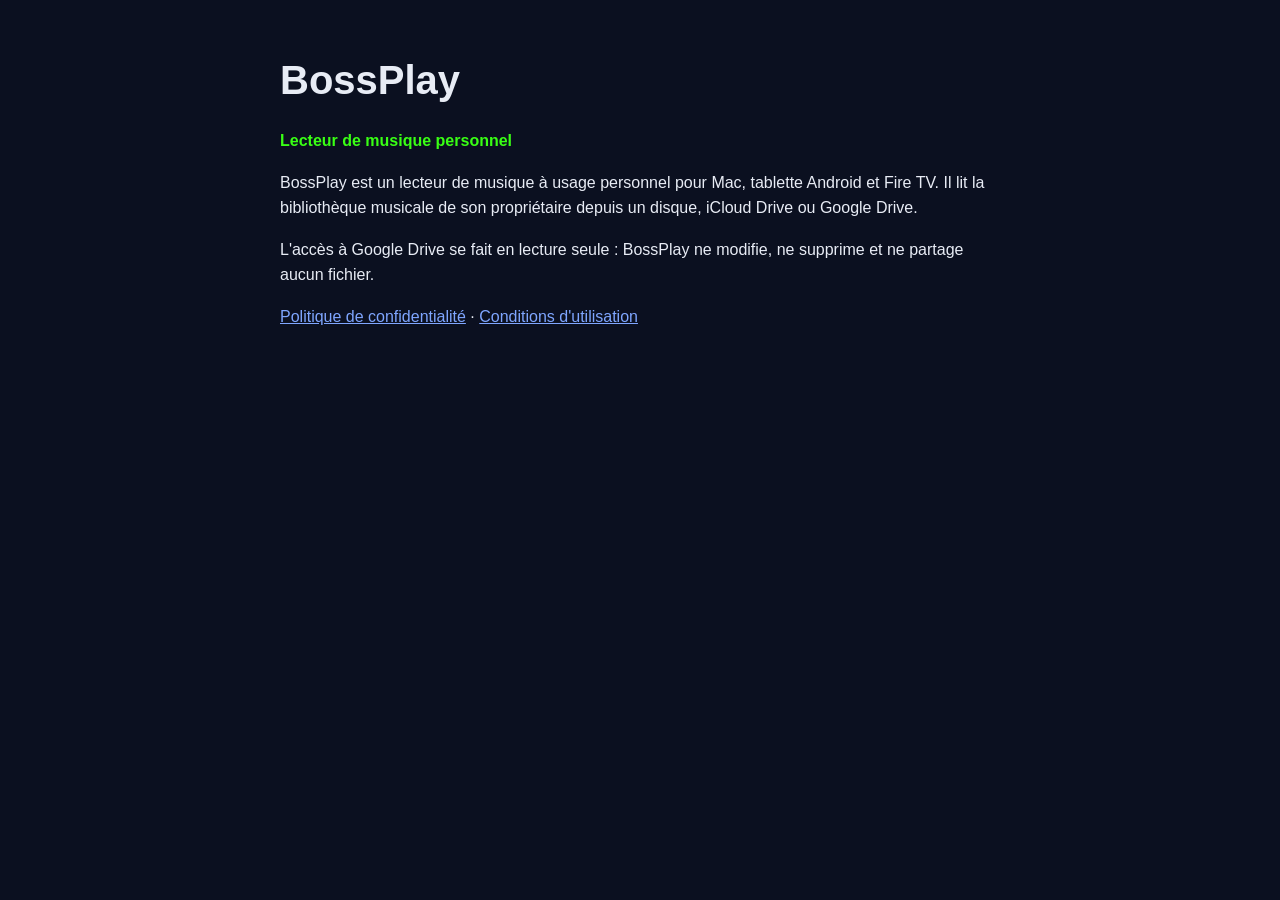
<file: index.html>
<!DOCTYPE html>
<html lang="fr"><head><meta charset="utf-8"><meta name="viewport" content="width=device-width,initial-scale=1">
<title>BossPlay</title>
<style>body{font-family:-apple-system,Helvetica,Arial,sans-serif;background:#0b1020;color:#e8ecf5;margin:0;padding:48px 24px;line-height:1.6}
main{max-width:720px;margin:auto}h1{font-size:40px;margin:0 0 8px}a{color:#7fa6ff}.tag{color:#39ff14;font-weight:700}</style></head>
<body><main>
<h1>BossPlay</h1>
<p class="tag">Lecteur de musique personnel</p>
<p>BossPlay est un lecteur de musique à usage personnel pour Mac, tablette Android et Fire TV.
Il lit la bibliothèque musicale de son propriétaire depuis un disque, iCloud Drive ou Google Drive.</p>
<p>L'accès à Google Drive se fait en lecture seule : BossPlay ne modifie, ne supprime et ne partage aucun fichier.</p>
<p><a href="confidentialite.html">Politique de confidentialité</a> · <a href="conditions.html">Conditions d'utilisation</a></p>
</main></body></html>
</file>
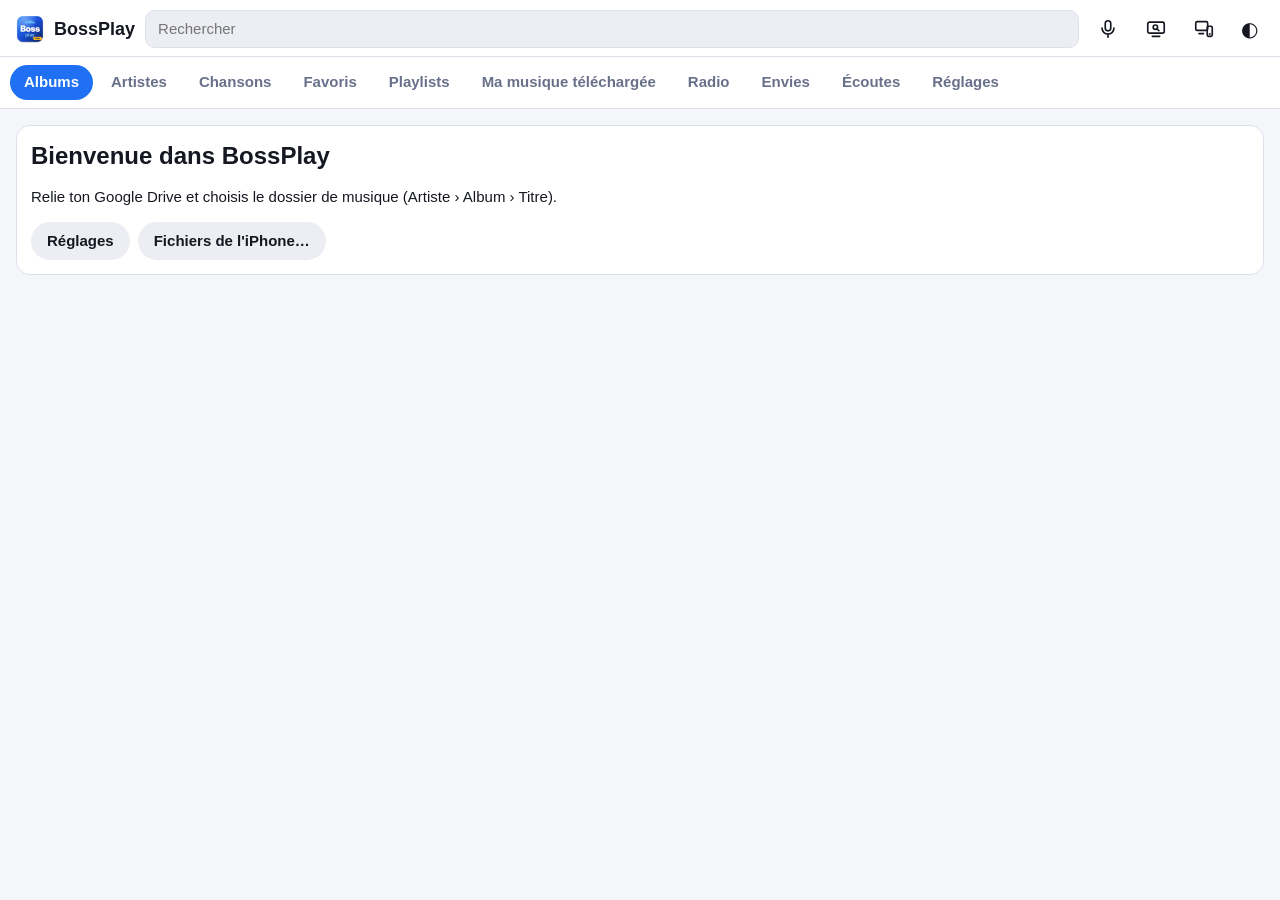
<file: BossPlay/index.html>
<!DOCTYPE html>
<html lang="fr">
<head>
<meta charset="utf-8">
<meta name="viewport" content="width=device-width, initial-scale=1, viewport-fit=cover">
<meta name="theme-color" content="#0E1117">
<meta name="apple-mobile-web-app-capable" content="yes">
<meta name="mobile-web-app-capable" content="yes">
<meta name="apple-mobile-web-app-status-bar-style" content="black-translucent">
<meta name="apple-mobile-web-app-title" content="BossPlay">
<title>BossPlay</title>
<link rel="manifest" href="manifest.webmanifest">
<link rel="icon" href="bp-icone-192.png">
<link rel="apple-touch-icon" sizes="180x180" href="bp-icone-180.png">
<link rel="stylesheet" href="style.css">
</head>
<body>
<div id="app">
  <header id="top">
    <button id="back" class="icon" aria-label="Retour" hidden>‹</button>
    <div class="brand"><img class="logo" src="logo.png" alt="BossPlay"><span>BossPlay</span></div>
    <input id="search" type="search" placeholder="Rechercher" autocomplete="off">
    <button id="mic" class="icon" aria-label="Commande vocale" title="Commande vocale"><svg viewBox="0 0 24 24" width="22" height="22" fill="none" stroke="currentColor" stroke-width="1.8" stroke-linecap="round" stroke-linejoin="round" aria-hidden="true"><rect x="9" y="3" width="6" height="11" rx="3"/><path d="M5.5 11a6.5 6.5 0 0 0 13 0"/><path d="M12 17.5V21"/></svg></button>
    <button id="tvsearch" class="icon" aria-label="Chercher sur la télé" title="Chercher sur la télé"><svg viewBox="0 0 24 24" width="22" height="22" fill="none" stroke="currentColor" stroke-width="1.8" stroke-linecap="round" stroke-linejoin="round" aria-hidden="true"><rect x="3" y="4.5" width="18" height="12" rx="2"/><path d="M8 20h8"/><circle cx="11.3" cy="10" r="2.4"/><path d="M13.1 11.8l2.1 2.1"/></svg></button>
    <button id="remote" class="icon" aria-label="Mes appareils" title="Mes appareils"><svg viewBox="0 0 24 24" width="22" height="22" fill="none" stroke="currentColor" stroke-width="1.8" stroke-linecap="round" stroke-linejoin="round" aria-hidden="true"><rect x="3" y="4" width="13" height="9.5" rx="1.6"/><path d="M6.5 17h5"/><rect x="15.5" y="9" width="5.5" height="11" rx="1.4"/><path d="M17.8 17.4h.9"/></svg></button>
    <button id="who" class="pill" hidden></button>
    <button id="theme" class="icon" aria-label="Thème jour/nuit">◐</button>
  </header>
  <div id="banner" hidden></div>
  <nav id="tabs">
    <button data-tab="albums" class="on">Albums</button>
    <button data-tab="artists">Artistes</button>
    <button data-tab="songs">Chansons</button>
    <button data-tab="favs">Favoris</button>
    <button data-tab="playlists">Playlists</button>
    <button data-tab="kept">Ma musique téléchargée</button>
    <button data-tab="radio">Radio</button>
    <button data-tab="wishes">Envies</button>
    <button data-tab="stats">Écoutes</button>
    <button data-tab="settings">Réglages</button>
  </nav>
  <div id="else" hidden>
    <div class="art"></div>
    <div class="meta"><div class="t"></div><div class="s"></div></div>
    <button class="icon pp" aria-label="Mettre en pause sur l'autre appareil">⏸</button>
    <button class="pill take">Continuer ici</button>
    <div class="bar"><div class="fill"></div></div>
  </div>
  <main id="view"></main>
  <div id="mini" hidden>
    <div class="bar"><div class="fill"></div></div>
    <div class="row">
      <div class="art"></div>
      <div class="meta"><div class="t"></div><div class="s"></div></div>
      <button class="icon rwish" style="display:none" aria-label="Retenir ce titre">♥</button>
      <button class="icon tb skip prev" aria-label="Précédent"><svg viewBox="0 0 24 24" aria-hidden="true"><path d="M6 5h2v14H6zM20 5.6v12.8c0 .8-.9 1.3-1.5.8L9.6 12.8a1 1 0 0 1 0-1.6l8.9-6.4c.6-.5 1.5 0 1.5.8z"/></svg></button>
      <button class="icon tb pp play big" aria-label="Lecture"></button>
      <button class="icon tb skip next" aria-label="Suivant"><svg viewBox="0 0 24 24" aria-hidden="true"><path d="M16 5h2v14h-2zM4 5.6v12.8c0 .8.9 1.3 1.5.8l8.9-6.4a1 1 0 0 0 0-1.6L5.5 4.8C4.9 4.3 4 4.8 4 5.6z"/></svg></button>
      <button class="icon stop" style="display:none" aria-label="Arrêter la radio">⏹</button>
    </div>
  </div>
</div>

<section id="full" hidden>
  <div class="bg"></div>
  <button class="icon close" aria-label="Fermer">⌄</button>
  <div class="wrap">
    <div class="left"><div class="cover"></div><div class="lyrics" hidden></div></div>
    <div class="right">
      <div class="title"></div>
      <div class="artist link"></div>
      <div class="album link"></div>
      <div class="badges"></div>
      <input class="seek" type="range" min="0" max="1000" value="0">
      <div class="times"><span class="cur">0:00</span><span class="dur">0:00</span></div>
      <div class="controls">
        <button class="icon tb mode shuffle" aria-label="Aléatoire"><svg viewBox="0 0 24 24" aria-hidden="true" fill="none" stroke="currentColor" stroke-width="2" stroke-linecap="round" stroke-linejoin="round"><path d="M3 7h3.5c2 0 3.2 1 4.3 2.8l2.4 4.4C14.3 16 15.5 17 17.5 17H21M17.5 4 21 7l-3.5 3M17.5 14 21 17l-3.5 3M3 17h3.5c1.3 0 2.2-.4 3-1.2M21 7h-3.5c-1.3 0-2.2.4-3 1.2"/></svg></button>
        <button class="icon tb skip prev" aria-label="Précédent"><svg viewBox="0 0 24 24" aria-hidden="true"><path d="M6 5h2v14H6zM20 5.6v12.8c0 .8-.9 1.3-1.5.8L9.6 12.8a1 1 0 0 1 0-1.6l8.9-6.4c.6-.5 1.5 0 1.5.8z"/></svg></button>
        <button class="icon tb pp play huge" aria-label="Lecture"></button>
        <button class="icon tb skip next" aria-label="Suivant"><svg viewBox="0 0 24 24" aria-hidden="true"><path d="M16 5h2v14h-2zM4 5.6v12.8c0 .8.9 1.3 1.5.8l8.9-6.4a1 1 0 0 0 0-1.6L5.5 4.8C4.9 4.3 4 4.8 4 5.6z"/></svg></button>
        <button class="icon tb mode repeat" aria-label="Répéter"><svg viewBox="0 0 24 24" aria-hidden="true" fill="none" stroke="currentColor" stroke-width="2" stroke-linecap="round" stroke-linejoin="round"><path d="M17 2l3 3-3 3M4 11V9a4 4 0 0 1 4-4h12M7 22l-3-3 3-3M20 13v2a4 4 0 0 1-4 4H4"/></svg></button>
      </div>
      <div class="actions">
        <button class="ib lyr" aria-label="Paroles"><svg viewBox="0 0 24 24" aria-hidden="true" fill="none" stroke="#fff" stroke-width="1.8" stroke-linejoin="round"><path d="M4 5.5h16a1.5 1.5 0 0 1 1.5 1.5v9a1.5 1.5 0 0 1-1.5 1.5H10l-4.5 3.5V17.5H4A1.5 1.5 0 0 1 2.5 16V7A1.5 1.5 0 0 1 4 5.5z"/><path d="M7.5 10.5h9M7.5 13.5h6"/></svg></button>
        <button class="ib clip" aria-label="Clip"><svg class="clipico" viewBox="0 0 24 24" aria-hidden="true"><rect x="2.5" y="5" width="19" height="14" rx="4" fill="none" stroke="#fff" stroke-width="1.8"/><path class="tri" d="M10 9.2v5.6c0 .5.5.8.9.5l4.3-2.8a.6.6 0 0 0 0-1L10.9 8.7c-.4-.3-.9 0-.9.5z"/></svg></button>
        <button class="ib fav" aria-label="Favori"><svg viewBox="0 0 24 24" aria-hidden="true"><path class="heart" d="M12 20.5s-7.5-4.6-9.3-9.4C1.6 8 3.6 4.5 7.1 4.5c2 0 3.6 1.1 4.9 2.9 1.3-1.8 2.9-2.9 4.9-2.9 3.5 0 5.5 3.5 4.4 6.6-1.8 4.8-9.3 9.4-9.3 9.4z" fill="none" stroke="#fff" stroke-width="1.8" stroke-linejoin="round"/></svg></button>
        <button class="ib best" aria-label="Now Best"></button>
        <button class="ib kara" aria-label="Karaoké"><svg viewBox="0 0 24 24" aria-hidden="true" fill="none" stroke="#fff" stroke-width="1.8" stroke-linecap="round" stroke-linejoin="round"><rect x="9" y="2.5" width="6" height="11" rx="3"/><path d="M5.5 11a6.5 6.5 0 0 0 13 0M12 17.5V21M8.5 21h7"/></svg></button>
        <button class="ib sleep" aria-label="Minuteur"></button>
        <button class="ib more" aria-label="Plus"><svg viewBox="0 0 24 24" aria-hidden="true" fill="#fff"><circle cx="5" cy="12" r="2"/><circle cx="12" cy="12" r="2"/><circle cx="19" cy="12" r="2"/></svg></button>
        <button class="pill rwish" style="display:none">♥ Retenir ce titre</button>
        <button class="pill rstop" style="display:none">⏹ Arrêter la radio</button>
      </div>
      <div class="err"></div>
    </div>
  </div>
</section>

<section id="clip" hidden>
  <div class="stage">
    <div class="side" hidden></div>
    <div class="video"><div id="yt"></div><div class="nov" hidden></div><div class="subs" hidden></div></div>
  </div>
  <button class="icon close" aria-label="Quitter le clip">✕</button>
  <div class="cbar">
    <input class="seek" type="range" min="0" max="1000" value="0">
    <div class="crow">
      <div class="info"><div class="t"></div><div class="s"></div></div>
      <button class="icon tb skip prev"><svg viewBox="0 0 24 24" aria-hidden="true"><path d="M6 5h2v14H6zM20 5.6v12.8c0 .8-.9 1.3-1.5.8L9.6 12.8a1 1 0 0 1 0-1.6l8.9-6.4c.6-.5 1.5 0 1.5.8z"/></svg></button>
      <button class="icon tb pp play big"></button>
      <button class="icon tb skip next"><svg viewBox="0 0 24 24" aria-hidden="true"><path d="M16 5h2v14h-2zM4 5.6v12.8c0 .8.9 1.3 1.5.8l8.9-6.4a1 1 0 0 0 0-1.6L5.5 4.8C4.9 4.3 4 4.8 4 5.6z"/></svg></button>
      <div class="tools">
        <button class="pill off minus">−0,5 s</button>
        <button class="pill off plus">+0,5 s</button>
        <button class="pill lmode">Sous-titres</button>
        <button class="pill src">Source ▾</button>
      </div>
    </div>
  </div>
</section>

<div id="sheet" hidden><div class="panel"></div></div>
<div id="toast" hidden></div>
<input id="files" type="file" accept="audio/*" multiple hidden>

<script src="app.js"></script>
</body>
</html>
</file>
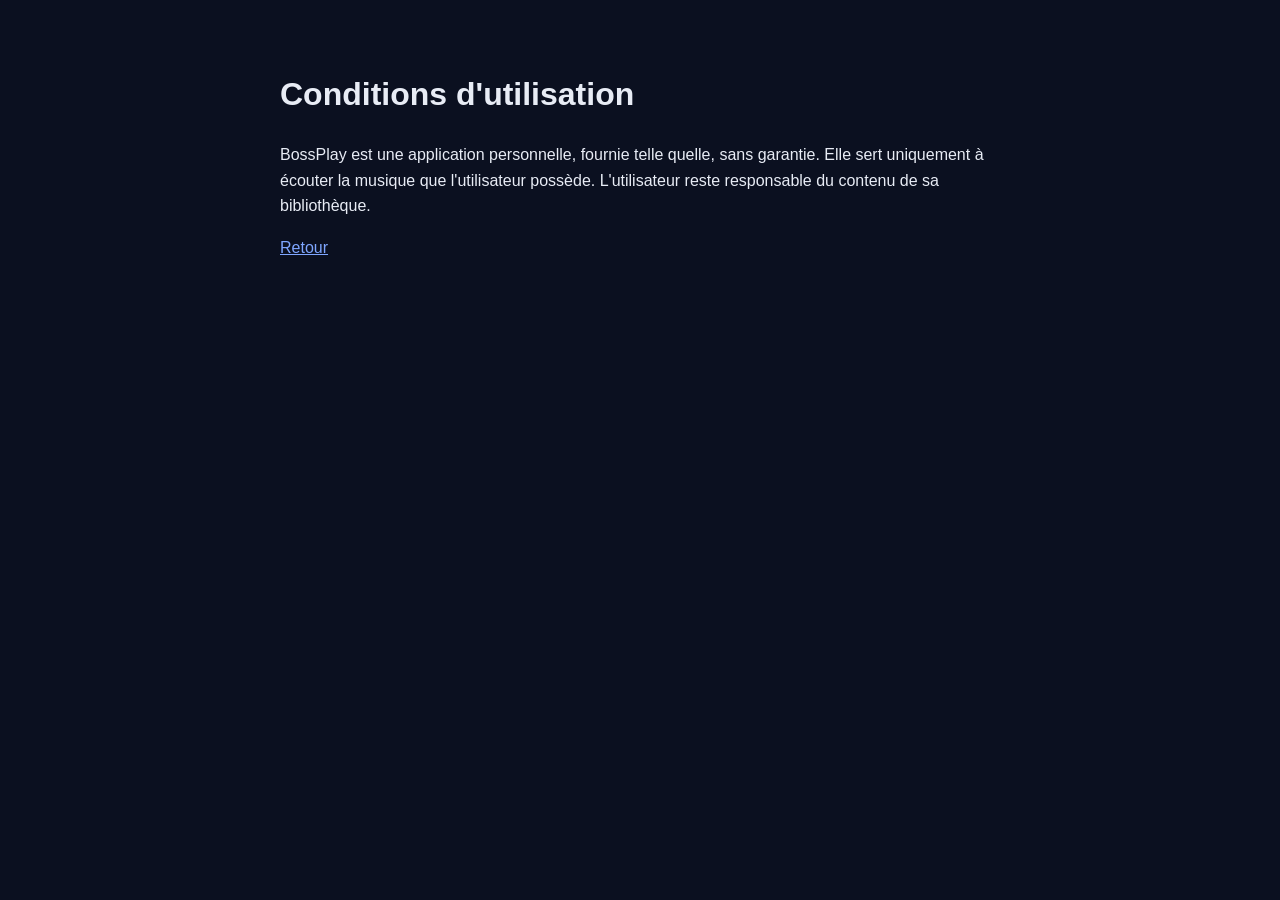
<file: conditions.html>
<!DOCTYPE html>
<html lang="fr"><head><meta charset="utf-8"><meta name="viewport" content="width=device-width,initial-scale=1">
<title>BossPlay — Conditions d'utilisation</title>
<style>body{font-family:-apple-system,Helvetica,Arial,sans-serif;background:#0b1020;color:#e8ecf5;margin:0;padding:48px 24px;line-height:1.6}
main{max-width:720px;margin:auto}a{color:#7fa6ff}</style></head>
<body><main>
<h1>Conditions d'utilisation</h1>
<p>BossPlay est une application personnelle, fournie telle quelle, sans garantie. Elle sert uniquement à écouter la musique que l'utilisateur possède. L'utilisateur reste responsable du contenu de sa bibliothèque.</p>
<p><a href="index.html">Retour</a></p>
</main></body></html>
</file>
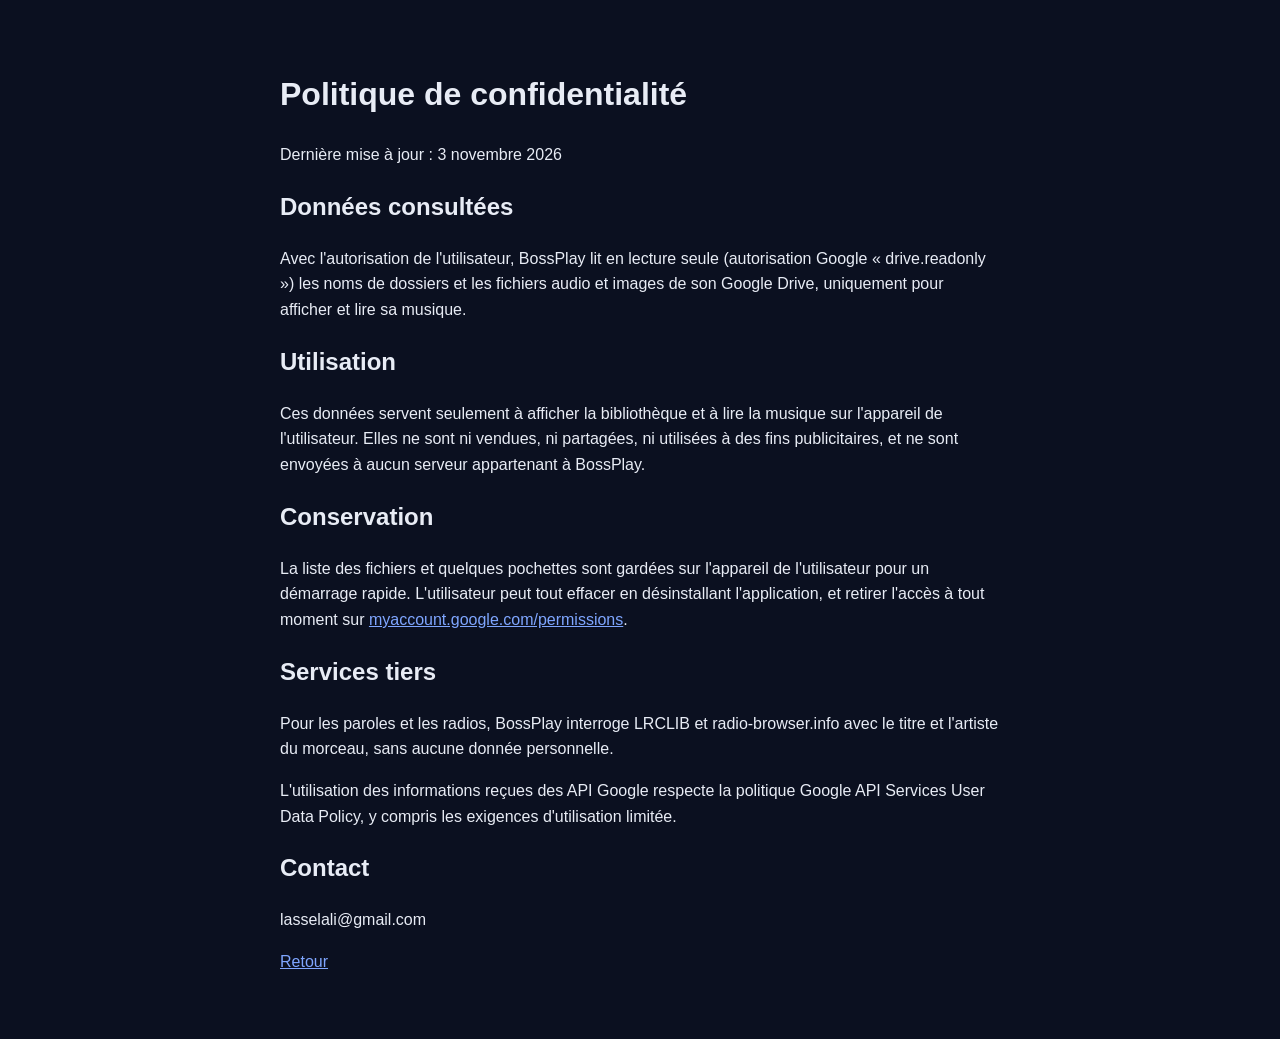
<file: confidentialite.html>
<!DOCTYPE html>
<html lang="fr"><head><meta charset="utf-8"><meta name="viewport" content="width=device-width,initial-scale=1">
<title>BossPlay — Politique de confidentialité</title>
<style>body{font-family:-apple-system,Helvetica,Arial,sans-serif;background:#0b1020;color:#e8ecf5;margin:0;padding:48px 24px;line-height:1.6}
main{max-width:720px;margin:auto}a{color:#7fa6ff}</style></head>
<body><main>
<h1>Politique de confidentialité</h1>
<p>Dernière mise à jour : 3 novembre 2026</p>
<h2>Données consultées</h2>
<p>Avec l'autorisation de l'utilisateur, BossPlay lit en lecture seule (autorisation Google « drive.readonly ») les noms de dossiers et les fichiers audio et images de son Google Drive, uniquement pour afficher et lire sa musique.</p>
<h2>Utilisation</h2>
<p>Ces données servent seulement à afficher la bibliothèque et à lire la musique sur l'appareil de l'utilisateur. Elles ne sont ni vendues, ni partagées, ni utilisées à des fins publicitaires, et ne sont envoyées à aucun serveur appartenant à BossPlay.</p>
<h2>Conservation</h2>
<p>La liste des fichiers et quelques pochettes sont gardées sur l'appareil de l'utilisateur pour un démarrage rapide. L'utilisateur peut tout effacer en désinstallant l'application, et retirer l'accès à tout moment sur <a href="https://myaccount.google.com/permissions">myaccount.google.com/permissions</a>.</p>
<h2>Services tiers</h2>
<p>Pour les paroles et les radios, BossPlay interroge LRCLIB et radio-browser.info avec le titre et l'artiste du morceau, sans aucune donnée personnelle.</p>
<p>L'utilisation des informations reçues des API Google respecte la politique Google API Services User Data Policy, y compris les exigences d'utilisation limitée.</p>
<h2>Contact</h2>
<p>lasselali@gmail.com</p>
<p><a href="index.html">Retour</a></p>
</main></body></html>
</file>
<file: BossPlay/style.css>
[hidden]{display:none !important}
:root{
  --bg:#F5F6FA; --panel:#FFFFFF; --panel2:#ECEEF4; --text:#151821; --muted:#69708A; --line:#DDE1EA;
  --accent:#1F70F2; --neon:#29D3F2; --green:#39FF14; --red:#E5484D;
  --safe-b:env(safe-area-inset-bottom,0px); --safe-t:env(safe-area-inset-top,0px);
}
[data-theme="dark"]{
  --bg:#0E1117; --panel:#161B26; --panel2:#1F2635; --text:#EEF1F7; --muted:#97A0B8; --line:#262E3F;
}
@media (prefers-color-scheme:dark){
  [data-theme="auto"]{ --bg:#0E1117; --panel:#161B26; --panel2:#1F2635; --text:#EEF1F7; --muted:#97A0B8; --line:#262E3F; }
}
*{box-sizing:border-box;-webkit-tap-highlight-color:transparent}
html,body{margin:0;height:100%;background:var(--bg);color:var(--text);font:15px/1.35 -apple-system,BlinkMacSystemFont,"SF Pro Text","Segoe UI",Roboto,sans-serif}
button{font:inherit;color:inherit;background:none;border:0;cursor:pointer}
input{font:inherit;color:inherit}
#app{display:flex;flex-direction:column;height:100%}
#top{display:flex;align-items:center;gap:10px;padding:calc(10px + var(--safe-t)) 14px 8px;background:var(--panel);border-bottom:1px solid var(--line)}
.brand{display:flex;align-items:center;gap:8px;font-weight:800;font-size:18px;white-space:nowrap}
.logo{width:32px;height:32px;border-radius:8px;object-fit:contain}
.who-title{display:flex;align-items:center;justify-content:center;gap:8px}
.who-title img{height:34px}
.who-row{display:flex;justify-content:center;gap:14px;flex-wrap:wrap;padding:6px 12px 10px}
.who-p{display:flex;flex-direction:column;align-items:center;gap:6px;background:none;border:0;color:inherit;font:inherit;cursor:pointer}
.av{width:64px;height:64px;border-radius:50%;object-fit:cover;background:var(--line);display:grid;place-items:center;font-weight:800;font-size:24px}
.av.sm{width:26px;height:26px;font-size:12px}
.who-p.on .av{outline:3px solid var(--accent);outline-offset:2px}
.gal{display:grid;grid-template-columns:repeat(5,1fr);gap:10px;padding:6px 12px 12px;max-height:55vh;overflow:auto}
.gal button{padding:0;border:0;background:none;border-radius:50%;aspect-ratio:1}
.gal img{width:100%;height:100%;border-radius:50%;object-fit:cover}
.gal button.on img{outline:3px solid var(--accent);outline-offset:2px}
#who:not([hidden]){display:inline-flex;align-items:center;gap:6px}
#search{flex:1;min-width:0;padding:8px 12px;border-radius:10px;border:1px solid var(--line);background:var(--panel2)}
.icon{font-size:20px;padding:6px 8px;border-radius:10px;line-height:1}
.icon:active{background:var(--panel2)}
.icon svg{display:block}
#banner{padding:10px 14px;background:var(--accent);color:#fff;display:flex;gap:10px;align-items:center;flex-wrap:wrap}
#banner button{background:#fff;color:var(--accent);border-radius:8px;padding:6px 12px;font-weight:700}
#tabs{display:flex;gap:4px;padding:8px 10px;overflow-x:auto;background:var(--panel);border-bottom:1px solid var(--line);scrollbar-width:none}
#tabs button{padding:7px 14px;border-radius:999px;white-space:nowrap;color:var(--muted);font-weight:600}
#tabs button.on{background:var(--accent);color:#fff}
#view{flex:1;overflow-y:auto;padding:16px 16px 120px;-webkit-overflow-scrolling:touch}
h1{font-size:24px;margin:0 0 12px}
h2{font-size:17px;margin:20px 0 10px}
.muted{color:var(--muted)}
.small{font-size:13px}
.grid{display:grid;grid-template-columns:repeat(auto-fill,minmax(clamp(130px,14vw,210px),1fr));gap:18px}
.cell{cursor:pointer;min-width:0}
.cell .art{aspect-ratio:1;border-radius:10px;overflow:hidden;background:var(--panel2);position:relative}
.cell .art img,.art img{width:100%;height:100%;object-fit:cover;display:block}
.cell.playing .art{outline:3px solid var(--green);outline-offset:-3px}
.cell .n{font-weight:600;margin-top:6px;white-space:nowrap;overflow:hidden;text-overflow:ellipsis}
.cell .a{color:var(--muted);font-size:13px;white-space:nowrap;overflow:hidden;text-overflow:ellipsis}
.ph{width:100%;height:100%;display:grid;place-items:center;font-weight:800;font-size:28px;color:#fff;background:linear-gradient(135deg,#1F70F2,#29D3F2)}
.hero{display:flex;gap:20px;align-items:flex-end;margin-bottom:16px;flex-wrap:wrap}
.hero .art{width:min(220px,40vw);aspect-ratio:1;border-radius:14px;overflow:hidden;background:var(--panel2);flex:none}
.hero .h-t{font-size:26px;font-weight:800}
.btns{display:flex;gap:8px;flex-wrap:wrap;margin-top:10px}
.btn{background:var(--accent);color:#fff;padding:9px 16px;border-radius:999px;font-weight:700}
.btn.alt{background:var(--panel2);color:var(--text)}
.pill{background:var(--panel2);padding:7px 12px;border-radius:999px;font-weight:600;font-size:14px}
.pill.on{background:var(--accent);color:#fff}
.list{display:flex;flex-direction:column}
.tr{display:flex;align-items:center;gap:12px;padding:9px 6px;border-bottom:1px solid var(--line);cursor:pointer}
.tr .no{width:28px;text-align:right;color:var(--muted);font-size:13px;flex:none}
.tr .m{flex:1;min-width:0}
.tr .m div{white-space:nowrap;overflow:hidden;text-overflow:ellipsis}
.tr .m .s{color:var(--muted);font-size:13px}
.tr.playing .m div:first-child{color:var(--accent);font-weight:700}
.tr .eq{color:var(--green)}
.tr .x{color:var(--muted);font-size:18px;padding:4px 8px}
.card{background:var(--panel);border:1px solid var(--line);border-radius:14px;padding:14px;margin-bottom:14px}
.field{width:100%;padding:9px 12px;border-radius:10px;border:1px solid var(--line);background:var(--panel2)}
.row{display:flex;gap:8px;align-items:center;flex-wrap:wrap}
.more{display:block;margin:14px auto;padding:9px 18px}

#mini{position:fixed;left:0;right:0;bottom:0;background:var(--panel);border-top:1px solid var(--line);padding-bottom:var(--safe-b);z-index:5}
#mini .bar{height:2px;background:var(--line)}
#mini .fill{height:100%;width:0;background:var(--accent)}
#mini .row{display:flex;align-items:center;gap:10px;padding:8px 12px;flex-wrap:nowrap}
#mini .art{width:46px;height:46px;border-radius:8px;overflow:hidden;background:var(--panel2);flex:none}
#mini .meta{flex:1;min-width:0;cursor:pointer}
#mini .t{font-weight:700;white-space:nowrap;overflow:hidden;text-overflow:ellipsis}
#mini .s{color:var(--muted);font-size:13px;white-space:nowrap;overflow:hidden;text-overflow:ellipsis}
.big{font-size:26px}
.huge{font-size:34px;width:72px;height:72px;border-radius:50%;background:var(--accent);color:#fff}

#full{position:fixed;inset:0;z-index:10;background:#0E1117;color:#fff;overflow:hidden}
#full .bg{position:absolute;inset:-40px;background-size:cover;background-position:center;filter:blur(50px) brightness(.35)}
#full .close{position:absolute;top:calc(8px + var(--safe-t));left:10px;font-size:34px;z-index:2;color:#fff}
#full .wrap{position:relative;display:flex;gap:36px;align-items:center;height:100%;padding:calc(56px + var(--safe-t)) 32px calc(24px + var(--safe-b))}
#full .left{flex:1;height:100%;display:flex;align-items:center;justify-content:center;min-width:0}
#full .cover{width:min(100%,62vh);aspect-ratio:1;border-radius:16px;overflow:hidden;background:#1F2635;box-shadow:0 20px 60px rgba(0,0,0,.5)}
#full .lyrics{width:100%;height:100%;overflow-y:auto;background:rgba(0,0,0,.35);border-radius:16px;padding:80px 22px 140px;scroll-behavior:smooth}
.ly{font-size:22px;color:rgba(255,255,255,.45);padding:7px 0;cursor:pointer}
.ly.on{color:#fff;font-weight:800;font-size:26px}
#full .right{flex:1;min-width:0}
#full .title{font-size:28px;font-weight:800}
#full .link{cursor:pointer}
#full .artist{color:var(--neon);font-size:18px;margin-top:4px}
#full .album{color:rgba(255,255,255,.7);margin-top:2px}
.seek{width:100%;margin-top:22px;accent-color:var(--accent)}
.times{display:flex;justify-content:space-between;color:rgba(255,255,255,.7);font-size:13px}
#full .controls{display:flex;align-items:center;gap:14px;margin-top:14px}
#full .controls .icon{color:#fff;font-size:28px}
#full .controls .on{color:var(--neon)}
#full .actions{display:flex;gap:8px;flex-wrap:wrap;margin-top:20px}
#full .pill{background:rgba(255,255,255,.12);color:#fff}
#full .pill.on{background:var(--accent)}
#full .err{color:var(--red);margin-top:10px}
@media (max-width:760px){
  #full{overflow-y:auto;-webkit-overflow-scrolling:touch}
  #full .wrap{flex-direction:column;gap:18px;padding-top:calc(56px + var(--safe-t));height:auto;min-height:100%;padding-bottom:calc(40px + var(--safe-b))}
  #full .left{flex:none;width:100%;height:auto;max-height:46vh}
  #full .cover{width:min(100%,40vh)}
  #full .lyrics{height:46vh;padding:30px 16px 60px}
  #full .right{width:100%}
  #full .title{font-size:22px}
}

#clip{position:fixed;inset:0;z-index:20;background:#000;color:#fff}
#clip .stage{position:absolute;inset:0;display:flex}
#clip .side{width:32%;overflow-y:auto;background:#0E1117;padding:70px 18px 220px}
#clip .video{position:relative;flex:1;display:flex;align-items:center;justify-content:center}
#clip #yt,#clip iframe{position:absolute;inset:0;width:100%;height:100%;border:0}
#clip .nov{position:relative;text-align:center;color:rgba(255,255,255,.8);max-width:420px;padding:20px}
#clip .nov .art{width:240px;height:240px;margin:0 auto 14px;border-radius:14px;overflow:hidden}
#clip .subs{position:absolute;left:24px;right:24px;bottom:130px;text-align:center;pointer-events:none}
#clip .subs .c{display:inline-block;font-size:28px;font-weight:800;text-shadow:0 2px 10px #000;background:rgba(0,0,0,.35);border-radius:10px;padding:4px 14px}
#clip .subs .n{font-size:19px;color:rgba(255,255,255,.65);text-shadow:0 2px 8px #000;margin-top:4px}
#clip .close{position:absolute;top:calc(8px + var(--safe-t));right:10px;color:#fff;font-size:26px;z-index:3}
#clip .cbar{position:absolute;left:0;right:0;bottom:0;padding:26px 20px calc(12px + var(--safe-b));background:linear-gradient(transparent,rgba(0,0,0,.88));z-index:2;transition:opacity .3s}
#clip.idle .cbar,#clip.idle .close{opacity:0}
#clip .crow{display:flex;align-items:center;gap:10px;flex-wrap:wrap}
#clip .info{flex:1;min-width:140px}
#clip .info .t{font-weight:800;white-space:nowrap;overflow:hidden;text-overflow:ellipsis}
#clip .info .s{color:rgba(255,255,255,.7);font-size:13px}
#clip .icon{color:#fff}
#clip .tools{display:flex;gap:6px;flex-wrap:wrap;justify-content:flex-end;flex:1}
#clip .pill{background:rgba(255,255,255,.14);color:#fff}
#clip .pill.off[hidden]{display:none}
@media (max-width:760px){ #clip .side{width:40%} #clip .subs .c{font-size:21px} }

#sheet{position:fixed;inset:0;z-index:30;background:rgba(0,0,0,.45);display:flex;align-items:flex-end;justify-content:center}
#sheet .panel{background:var(--panel);color:var(--text);width:min(560px,100%);max-height:80vh;overflow-y:auto;border-radius:16px 16px 0 0;padding:12px 12px calc(12px + var(--safe-b))}
#sheet .h{font-weight:800;padding:8px 10px 10px}
#sheet .it{display:block;width:100%;text-align:left;padding:13px 12px;border-radius:10px}
#sheet .it:active{background:var(--panel2)}
#sheet .it.red{color:var(--red)}
#sheet .cand{display:flex;gap:10px;align-items:center}
#sheet .cand img{width:96px;aspect-ratio:16/9;object-fit:cover;border-radius:6px;background:#000;flex:none}
#toast{position:fixed;left:50%;bottom:calc(90px + var(--safe-b));transform:translateX(-50%);background:#222a;backdrop-filter:blur(8px);color:#fff;padding:10px 16px;border-radius:12px;z-index:40;max-width:90vw}

/* 1.3 : radio, envies, écoutes, badges */
#tabs button[data-badge]:not([data-badge=""])::after{content:attr(data-badge);display:inline-block;margin-left:6px;min-width:18px;padding:0 5px;border-radius:999px;background:var(--red);color:#fff;font-size:11px;line-height:18px;text-align:center}
#radiobar{display:flex;align-items:center;gap:10px;padding:8px 12px;background:var(--panel);border-top:1px solid var(--line)}
#radiobar img,#radiobar .rlogo{width:40px;height:40px;border-radius:8px;object-fit:cover;flex:none;display:grid;place-items:center;font-size:22px;background:var(--panel2)}
#radiobar .m{flex:1;min-width:0}
#radiobar .t{font-weight:700;white-space:nowrap;overflow:hidden;text-overflow:ellipsis}
#radiobar .s{color:var(--red);font-size:12px;font-weight:700}
#radiobar .wish{background:var(--red);color:#fff}
.rfav{width:28px;height:28px;border-radius:6px;object-fit:cover;flex:none}
.wishc.done{opacity:.6}
.wishc a.pill{text-decoration:none;color:inherit}
.stat{display:inline-block;margin-right:18px}
.stat b{font-size:22px}
#full .badges{display:flex;gap:6px;flex-wrap:wrap;margin:6px 0 2px}
#full .badge{font-size:11px;font-weight:800;letter-spacing:.04em;padding:3px 8px;border-radius:6px;border:1px solid currentColor;opacity:.8}
#full .badges{align-items:center}
#full .badge-img{height:20px;width:auto}
#full .badge.main{background:var(--accent);border-color:var(--accent);color:#fff;opacity:1}
@media (max-width:440px){ #top{gap:4px} #top .icon{padding:4px;font-size:18px} #search{min-width:0;width:auto;flex:1} .brand span:last-child{display:none} }

/* Radio dans le lecteur (barre du bas et « En lecture ») */
#mini.rmode .prev,#mini.rmode .next{display:none}
#full.rmode .shuffle,#full.rmode .repeat,#full.rmode .prev,#full.rmode .next,#full.rmode .seek,#full.rmode .times,#full.rmode .lyr,#full.rmode .clip,#full.rmode .fav,#full.rmode .kara,#full.rmode .more,#full.rmode .badges{display:none}
#mini .rwish{color:var(--red)}
#full .pill.rwish{background:var(--red);color:#fff}
.rlogo{display:grid;place-items:center;width:100%;height:100%;font-size:34px}

#tvsearch.on{background:#1db954;color:#fff;border-radius:10px}

/* Lecture partagée : bandeau « en lecture sur un autre appareil » et fenêtre de l'appareil */
#else{display:flex;align-items:center;gap:10px;padding:8px 12px 10px;background:var(--panel2);border-bottom:1px solid var(--line);position:relative}
#else[hidden]{display:none}
#else .art{width:40px;height:40px;border-radius:8px;overflow:hidden;background:var(--panel);flex:none;cursor:pointer}
#else .meta{flex:1;min-width:0;cursor:pointer}
#else .t{font-weight:700;white-space:nowrap;overflow:hidden;text-overflow:ellipsis}
#else .s{color:var(--accent);font-size:13px;white-space:nowrap;overflow:hidden;text-overflow:ellipsis}
#else .bar{position:absolute;left:0;right:0;bottom:0;height:2px;background:var(--line)}
#else .fill{height:100%;width:0;background:var(--accent);transition:width 1s linear}
#else .take{white-space:nowrap;flex:none}
.rc-now{display:flex;align-items:center;gap:12px;padding:0 12px 10px}
.rc-art{width:84px;height:84px;border-radius:12px;overflow:hidden;background:var(--panel2);flex:none}
.rc-meta{min-width:0}
.rc-bar{height:6px;border-radius:3px;background:var(--line);overflow:hidden;cursor:pointer;padding:0}
.rc-bar .fill{height:100%;width:0;background:var(--accent);transition:width 1s linear}
.rc-time{text-align:right;padding-top:4px}
.pill .ic{display:inline-flex;vertical-align:-5px}
.pill .ic svg{width:18px;height:18px}

/* Ma musique téléchargée */
.tr .kept{color:var(--accent);font-weight:800;margin:0 4px}

/* ---------- Boutons du lecteur : verre transparent, le dessin s'illumine (vert lecture, orange pause, bleu avance/retour) ---------- */
.tb{display:inline-flex;align-items:center;justify-content:center;width:42px;height:42px;padding:0;border-radius:50%;flex:none;
  background:rgba(127,140,170,.10);border:1px solid rgba(127,140,170,.22);backdrop-filter:blur(12px) saturate(140%);-webkit-backdrop-filter:blur(12px) saturate(140%);
  box-shadow:inset 0 1px 0 rgba(255,255,255,.18);transition:transform .12s ease,background .2s ease,box-shadow .2s ease}
.tb:active{transform:scale(.93);background:rgba(127,140,170,.2)}
.tb svg{width:20px;height:20px;fill:currentColor;transition:filter .2s ease,color .2s ease}
.tb.big{width:50px;height:50px}.tb.big svg{width:24px;height:24px}
.tb.huge{width:74px;height:74px}.tb.huge svg{width:34px;height:34px}
.tb.skip{color:#3B82F6}.tb.skip svg{filter:drop-shadow(0 0 5px rgba(59,130,246,.65))}
.tb.pp.is-play{color:#22C55E;box-shadow:inset 0 1px 0 rgba(255,255,255,.18),0 0 18px rgba(34,197,94,.25)}
.tb.pp.is-play svg{filter:drop-shadow(0 0 6px rgba(34,197,94,.8))}
.tb.pp.is-pause{color:#F59E0B;box-shadow:inset 0 1px 0 rgba(255,255,255,.18),0 0 18px rgba(245,158,11,.25)}
.tb.pp.is-pause svg{filter:drop-shadow(0 0 6px rgba(245,158,11,.8))}
.tb.mode{color:var(--muted)}.tb.mode svg{fill:none}
.tb.mode.on{color:var(--neon)}.tb.mode.on svg{filter:drop-shadow(0 0 5px rgba(41,211,242,.7))}
#full .controls{gap:18px}
#full .controls .tb{background:rgba(255,255,255,.07);border-color:rgba(255,255,255,.18)}
#full .controls .tb.mode{color:rgba(255,255,255,.7)}
#full .controls .tb.mode.on{color:var(--neon)}
#mini .row .tb{margin-left:2px}
.btn svg,.pill svg{width:20px;height:20px;fill:currentColor;vertical-align:-5px}

/* ---------- Icône des clips : écran blanc arrondi, triangle rouge (actif) / bleu (inactif) ---------- */
.clipico{width:20px;height:20px;vertical-align:-5px;fill:none}
.clipico .tri{fill:#3B82F6}
.clipico.on .tri,.pill.clip.on .clipico .tri{fill:#EF4444}
#full .pill.clip.on{background:rgba(255,255,255,.12)}
.card .clipico rect{stroke:var(--text)}
[data-theme="dark"] .card .clipico rect{stroke:#fff}
@media (prefers-color-scheme:dark){[data-theme="auto"] .card .clipico rect{stroke:#fff}}
h2.row{display:flex;align-items:center;gap:8px}
.ic{display:inline-flex}.ic svg{width:22px;height:22px}
/* Petite note « Google reconnecté » : glisse en haut, reste 5 s, puis se range (l'heure reste dans Réglages). */
#renewnote{position:fixed;top:calc(env(safe-area-inset-top,0px) + 6px);left:50%;transform:translate(-50%,-140%);z-index:9999;
  padding:4px 12px;border-radius:999px;font-size:12px;font-weight:600;color:#fff;background:rgba(22,163,74,.92);
  box-shadow:0 4px 14px rgba(0,0,0,.25);transition:transform .35s ease,opacity .35s ease;opacity:0;pointer-events:none;white-space:nowrap}
#renewnote.in{transform:translate(-50%,0);opacity:1}
#renewnote.out{transform:translate(calc(50vw - 50% - 16px),-140%);opacity:0}
/* Grand lecteur : une seule rangée sous la lecture, pictogrammes ronds */
#full .actions{flex-wrap:nowrap;align-items:center;gap:8px}
#full .ib{position:relative;flex:none;width:44px;height:44px;border-radius:50%;display:grid;place-items:center;background:rgba(255,255,255,.12);color:#fff}
#full .ib svg{width:22px;height:22px}
#full .ib.on{background:var(--accent)}
#full .ib .mini{position:absolute;bottom:-14px;left:50%;transform:translateX(-50%);font-size:10px;font-weight:700;white-space:nowrap;color:var(--neon)}
#full .actions .pill.lyr{flex:none}
#full .ib.clip.on{background:rgba(255,255,255,.12)}
#full .ib.clip.on .clipico .tri{fill:#EF4444}
#full .ib .clipico{width:22px;height:22px;vertical-align:0}
/* Pictogrammes ronds : contenu exactement centré (le ⋯ était décalé par le style des boutons) */
#full .ib{padding:0;margin:0;line-height:0;text-align:center}
#full .ib > svg{display:block;margin:auto}
.flame{display:inline-flex}.flame svg{width:22px;height:22px}
#full.rmode .best{display:none}
/* 7 pictogrammes sur une seule ligne, même sur iPhone */
#full .actions{justify-content:space-between;gap:4px}
#full .ib{width:40px;height:40px}
#full .ib svg,#full .ib .clipico{width:21px;height:21px}
@media (max-width:760px){#full .wrap{padding-left:18px;padding-right:18px}}
/* 2.0.5 — flamme Now Best sur chaque chanson, onglets des Favoris */
.tr .fl{background:none;border:0;padding:4px;margin:0;width:30px;height:30px;line-height:0;cursor:pointer;opacity:.6;flex:none}
.tr .fl:not(.on) svg path{stroke:var(--muted)}
.tr .fl.on{opacity:1}
.tr .fl svg{width:18px;height:18px}
.tr:hover .fl{opacity:.8}.tr .fl.on{opacity:1}
.favtabs{display:flex;gap:6px;flex-wrap:wrap;margin:0 0 14px}
.ftab{display:inline-flex;align-items:center;gap:6px;background:var(--panel2);color:var(--text);border:1px solid var(--line);border-radius:18px;padding:6px 14px;font:inherit;font-size:14px;cursor:pointer}
.ftab.on{background:var(--accent);border-color:var(--accent);color:#fff;font-weight:700}
.ftab .n{opacity:.7;font-size:12px}
.ftab .flame{display:inline-flex;line-height:0}.ftab .flame svg{width:15px;height:15px}
/* 2.0.8 — rangée de transport centrée sous la barre d'avancement (avec ou sans paroles) */
#full .controls{justify-content:center;width:100%}
#full .times{width:100%}
/* 2.0.8 — Radios comme sur le Mac : puces de catégories et grille de vignettes */
.rchips{display:flex;flex-wrap:wrap;gap:8px;margin:0 0 10px}
.rchip{display:inline-flex;align-items:center;gap:6px;padding:6px 13px;border-radius:999px;border:0;background:var(--panel2);color:var(--text);font:inherit;font-size:13px;font-weight:600;cursor:pointer;white-space:nowrap}
.rchip.on{background:var(--accent);color:#fff}
.rchip .ri{font-size:11px;opacity:.85}
.rchips.more{padding-bottom:4px}
.rgrid{display:grid;grid-template-columns:repeat(auto-fill,minmax(140px,1fr));gap:16px}
.rtile{cursor:pointer;min-width:0}
.rtile .rart{position:relative;aspect-ratio:1;border-radius:12px;background:var(--panel2);display:flex;align-items:center;justify-content:center;overflow:hidden;font-size:42px}
.rtile .rart img{width:70%;height:70%;object-fit:contain}
.rtile.playing .rart{box-shadow:0 0 0 3px var(--accent)}
.rtile .rheart{position:absolute;top:6px;right:6px;width:30px;height:30px;border-radius:50%;border:0;background:rgba(0,0,0,.45);color:#fff;font-size:16px;line-height:30px;padding:0;cursor:pointer}
.rtile .rheart.on{color:var(--red)}
.rtile .n{margin-top:8px;font-weight:600;font-size:14px;white-space:nowrap;overflow:hidden;text-overflow:ellipsis}
.rtile .a{color:var(--muted);font-size:12px;white-space:nowrap;overflow:hidden;text-overflow:ellipsis}
@media (max-width:760px){.rgrid{grid-template-columns:repeat(auto-fill,minmax(110px,1fr));gap:12px}}
</file>
